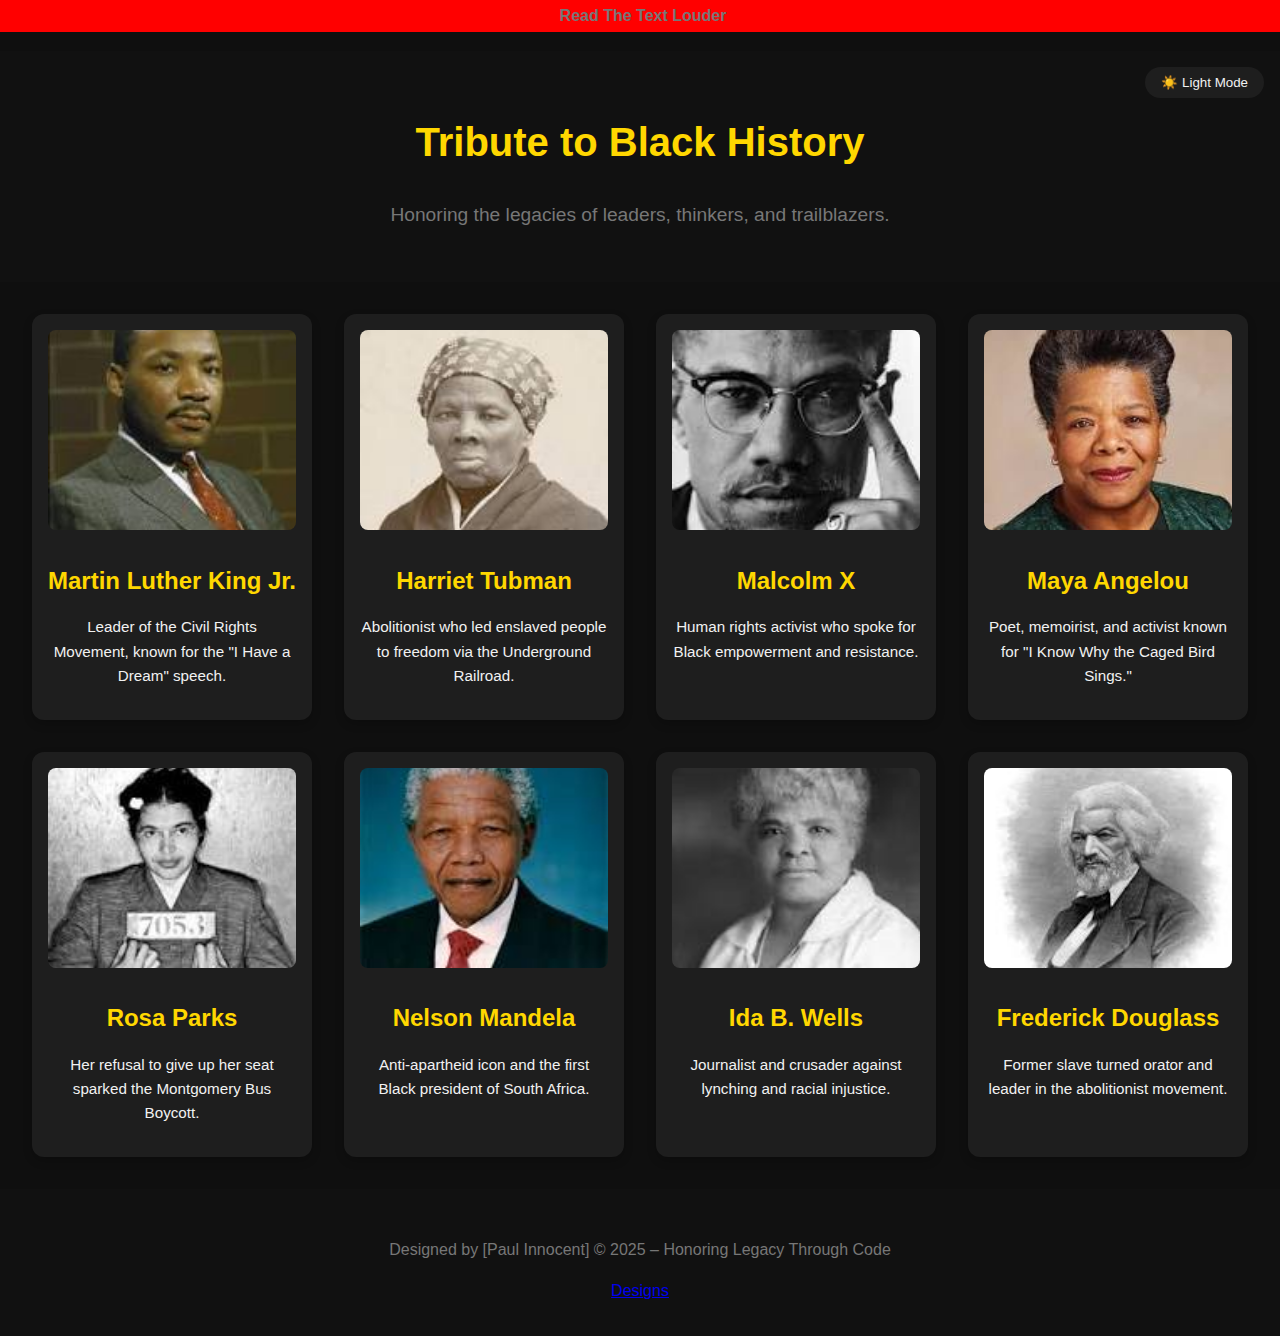
<file: index.html>
<!DOCTYPE html>
<html lang="en">
<head>
  <meta charset="UTF-8" />
  <meta name="viewport" content="width=device-width, initial-scale=1.0"/>
  <title>Black History Tribute</title>
  <style>
    :root {
      --bg-color: #0f0f0f;
      --text-color: #f1f1f1;
      --card-bg: #1e1e1e;
      --header-bg: #111;
      --footer-color: #777;
      --highlight: #ffd700;
    }

    body.light {
      --bg-color: #ffffff;
      --text-color: #111;
      --card-bg: #f3f3f3;
      --header-bg: #f0f0f0;
      --footer-color: #333;
      --highlight: #cc9900;
    }

    body {
      margin: 0;
      font-family: 'Segoe UI', sans-serif;
      background: var(--bg-color);
      color: var(--text-color);
      line-height: 1.6;
      transition: all 0.3s ease;
    }

    header {
      background: var(--header-bg);
      padding: 2rem;
      text-align: center;
      position: relative;
    
    }

    header h1 {
      font-size: 2.5rem;
      color: var(--highlight);
    }

    header p {
      color: var(--footer-color);
      font-size: 1.2rem;
    }

    .theme-toggle {
      position: absolute;
      top: 1rem;
      right: 1rem;
      padding: 0.5rem 1rem;
      border: none;
      border-radius: 20px;
      background-color: var(--card-bg);
      color: var(--text-color);
      cursor: pointer;
      transition: background 0.3s;
    }

    .container {
      display: grid;
      grid-template-columns: repeat(auto-fit, minmax(250px, 1fr));
      gap: 2rem;
      padding: 2rem;
    }

    .card {
      background: var(--card-bg);
      border-radius: 12px;
      padding: 1rem;
      box-shadow: 0 4px 10px rgba(0,0,0,0.2);
      transition: transform 0.3s, background 0.3s;
      text-align: center;
    }

    .card:hover {
      transform: translateY(-5px);
    }

    .card img {
      width: 100%;
      height: 200px;
      object-fit: cover;
      border-radius: 8px;
      margin-bottom: 1rem;
    }

    .card h2 {
      color: var(--highlight);
      margin: 0.5rem 0;
    }

    .card p {
      color: var(--text-color);
      font-size: 0.95rem;
    }

    footer {
      text-align: center;
      padding: 2rem;
      background: var(--header-bg);
      color: var(--footer-color);
    }

    .fade-in {
      opacity: 0;
      transform: translateY(20px);
      transition: opacity 0.8s ease-out, transform 0.8s ease-out;
    }

    .fade-in.visible {
      opacity: 1;
      transform: translateY(0);
    }

    #bbb{
      cursor: pointer;
      background-color: red;
      border-radius: 3px;
      padding: 3px;
      font-size: large;
      font-weight: bold;
    }
    .btn{
      background-color: red;
      color: #777;
      font-weight: bold;
      cursor: pointer;
      padding: 3px;
      text-align: center;
      
      width: 100%;
      margin-bottom: 1.2em;
      
    }
  </style>
</head>
<body>
  <div class="enleachPeaker">
    <div class="btn" title="click tart now">Read The Text Louder</div>
  <header>
    
    <button class="theme-toggle" onclick="toggleTheme()">🌙 Dark Mode</button>
    <h1>Tribute to Black History</h1>
    <p>Honoring the legacies of leaders, thinkers, and trailblazers.</p>
    
  </header>


  
  <main class="container">
    <!-- Repeat your tribute cards below -->

    <div class="card fade-in">
      <img src="[data-uri]" alt="Martin Luther King Jr.">
      <h2>Martin Luther King Jr.</h2>
      <p>Leader of the Civil Rights Movement, known for the "I Have a Dream" speech.</p>
    </div>

    <div class="card fade-in">
      <img src="[data-uri]" alt="Harriet Tubman">
      <h2>Harriet Tubman</h2>
      <p>Abolitionist who led enslaved people to freedom via the Underground Railroad.</p>
    </div>

    <div class="card fade-in">
      <img src="[data-uri]" alt="Malcolm X">
      <h2>Malcolm X</h2>
      <p>Human rights activist who spoke for Black empowerment and resistance.</p>
    </div>

    <div class="card fade-in">
      <img src="[data-uri]" alt="Maya Angelou">
      <h2>Maya Angelou</h2>
      <p>Poet, memoirist, and activist known for "I Know Why the Caged Bird Sings."</p>
    </div>

    <div class="card fade-in">
      <img src="[data-uri]" alt="Rosa Parks">
      <h2>Rosa Parks</h2>
      <p>Her refusal to give up her seat sparked the Montgomery Bus Boycott.</p>
    </div>

    <div class="card fade-in">
      <img src="[data-uri]" alt="Nelson Mandela">
      <h2>Nelson Mandela</h2>
      <p>Anti-apartheid icon and the first Black president of South Africa.</p>
    </div>

    <div class="card fade-in">
      <img src="[data-uri]" alt="Ida B. Wells">
      <h2>Ida B. Wells</h2>
      <p>Journalist and crusader against lynching and racial injustice.</p>
    </div>

    <div class="card fade-in">
      <img src="[data-uri]" alt="Frederick Douglass">
      <h2>Frederick Douglass</h2>
      <p>Former slave turned orator and leader in the abolitionist movement.</p>
    </div>

  </main>

  <footer>
    
    <p>Designed by [Paul Innocent] &copy; 2025 – Honoring Legacy Through Code</p>
    <a href="./scriling_animaton.html">Designs</a>
  </footer>
</div>
  <script>
     // Theme Toggle
 const body = document.body;
 const toggleBtn = document.querySelector('.theme-toggle');

 function setTheme(mode) {
   body.className = mode;
   localStorage.setItem('theme', mode);
   toggleBtn.textContent = mode === 'light' ? '🌙 Dark Mode' : '☀️ Light Mode';
 }

 function toggleTheme() {
   const newMode = body.classList.contains('light') ? 'dark' : 'light';
   setTheme(newMode);
 }

 // On page load
 window.addEventListener('DOMContentLoaded', () => {
   const savedTheme = localStorage.getItem('theme') || 'dark';
   setTheme(savedTheme);
 });

 // Fade-in effect
 const fadeInElements = document.querySelectorAll('.fade-in');
 const observer = new IntersectionObserver((entries) => {
   entries.forEach(entry => {
     if(entry.isIntersecting){
       entry.target.classList.add('visible');
     }
   });
 });
 fadeInElements.forEach(el => observer.observe(el));


 const enleachPeakerEl = document.querySelector(".enleachPeaker")
 const btnEl = document.querySelector(".btn")

 let speaking = () =>{
    let text = enleachPeakerEl.textContent.trim()
    if(!text)return;
    const voice = new SpeechSynthesisUtterance(text)
    window.speechSynthesis.speak(voice)
    
  }
  btnEl.addEventListener("click",speaking)

  </script>

</body>
</html>
</file>
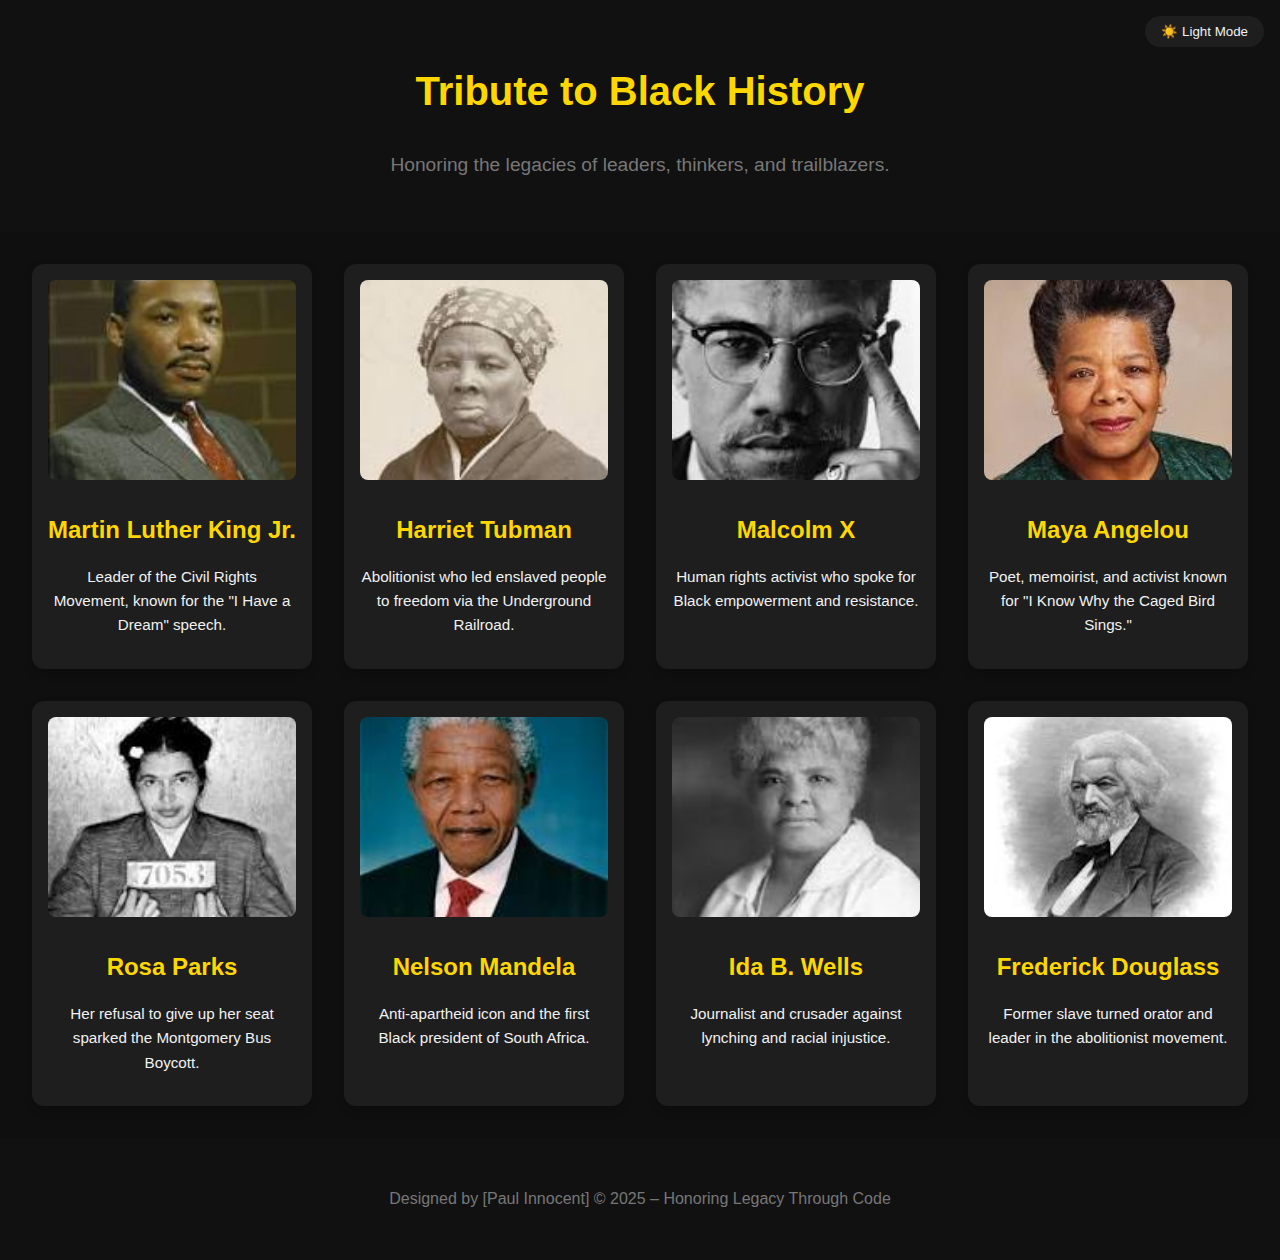
<file: About.html>
<!DOCTYPE html>
<html lang="en">
<head>
  <meta charset="UTF-8" />
  <meta name="viewport" content="width=device-width, initial-scale=1.0"/>
  <title>Black History Tribute</title>
  <style>
    :root {
      --bg-color: #0f0f0f;
      --text-color: #f1f1f1;
      --card-bg: #1e1e1e;
      --header-bg: #111;
      --footer-color: #777;
      --highlight: #ffd700;
    }

    body.light {
      --bg-color: #ffffff;
      --text-color: #111;
      --card-bg: #f3f3f3;
      --header-bg: #f0f0f0;
      --footer-color: #333;
      --highlight: #cc9900;
    }

    body {
      margin: 0;
      font-family: 'Segoe UI', sans-serif;
      background: var(--bg-color);
      color: var(--text-color);
      line-height: 1.6;
      transition: all 0.3s ease;
    }

    header {
      background: var(--header-bg);
      padding: 2rem;
      text-align: center;
      position: relative;
    }

    header h1 {
      font-size: 2.5rem;
      color: var(--highlight);
    }

    header p {
      color: var(--footer-color);
      font-size: 1.2rem;
    }

    .theme-toggle {
      position: absolute;
      top: 1rem;
      right: 1rem;
      padding: 0.5rem 1rem;
      border: none;
      border-radius: 20px;
      background-color: var(--card-bg);
      color: var(--text-color);
      cursor: pointer;
      transition: background 0.3s;
    }

    .container {
      display: grid;
      grid-template-columns: repeat(auto-fit, minmax(250px, 1fr));
      gap: 2rem;
      padding: 2rem;
    }

    .card {
      background: var(--card-bg);
      border-radius: 12px;
      padding: 1rem;
      box-shadow: 0 4px 10px rgba(0,0,0,0.2);
      transition: transform 0.3s, background 0.3s;
      text-align: center;
    }

    .card:hover {
      transform: translateY(-5px);
    }

    .card img {
      width: 100%;
      height: 200px;
      object-fit: cover;
      border-radius: 8px;
      margin-bottom: 1rem;
    }

    .card h2 {
      color: var(--highlight);
      margin: 0.5rem 0;
    }

    .card p {
      color: var(--text-color);
      font-size: 0.95rem;
    }

    footer {
      text-align: center;
      padding: 2rem;
      background: var(--header-bg);
      color: var(--footer-color);
    }

    .fade-in {
      opacity: 0;
      transform: translateY(20px);
      transition: opacity 0.8s ease-out, transform 0.8s ease-out;
    }

    .fade-in.visible {
      opacity: 1;
      transform: translateY(0);
    }
  </style>
</head>
<body>

  <header>
    <button class="theme-toggle" onclick="toggleTheme()">🌙 Dark Mode</button>
    <h1>Tribute to Black History</h1>
    <p>Honoring the legacies of leaders, thinkers, and trailblazers.</p>
  </header>

  <main class="container">
    <!-- Repeat your tribute cards below -->

    <div class="card fade-in">
      <img src="[data-uri]" alt="Martin Luther King Jr.">
      <h2>Martin Luther King Jr.</h2>
      <p>Leader of the Civil Rights Movement, known for the "I Have a Dream" speech.</p>
    </div>

    <div class="card fade-in">
      <img src="[data-uri]" alt="Harriet Tubman">
      <h2>Harriet Tubman</h2>
      <p>Abolitionist who led enslaved people to freedom via the Underground Railroad.</p>
    </div>

    <div class="card fade-in">
      <img src="[data-uri]" alt="Malcolm X">
      <h2>Malcolm X</h2>
      <p>Human rights activist who spoke for Black empowerment and resistance.</p>
    </div>

    <div class="card fade-in">
      <img src="[data-uri]" alt="Maya Angelou">
      <h2>Maya Angelou</h2>
      <p>Poet, memoirist, and activist known for "I Know Why the Caged Bird Sings."</p>
    </div>

    <div class="card fade-in">
      <img src="[data-uri]" alt="Rosa Parks">
      <h2>Rosa Parks</h2>
      <p>Her refusal to give up her seat sparked the Montgomery Bus Boycott.</p>
    </div>

    <div class="card fade-in">
      <img src="[data-uri]" alt="Nelson Mandela">
      <h2>Nelson Mandela</h2>
      <p>Anti-apartheid icon and the first Black president of South Africa.</p>
    </div>

    <div class="card fade-in">
      <img src="[data-uri]" alt="Ida B. Wells">
      <h2>Ida B. Wells</h2>
      <p>Journalist and crusader against lynching and racial injustice.</p>
    </div>

    <div class="card fade-in">
      <img src="[data-uri]" alt="Frederick Douglass">
      <h2>Frederick Douglass</h2>
      <p>Former slave turned orator and leader in the abolitionist movement.</p>
    </div>

  </main>

  <footer>
    <p>Designed by [Paul Innocent] &copy; 2025 – Honoring Legacy Through Code</p>
  </footer>

  <script>
    // Theme Toggle
    const body = document.body;
    const toggleBtn = document.querySelector('.theme-toggle');

    function setTheme(mode) {
      body.className = mode;
      localStorage.setItem('theme', mode);
      toggleBtn.textContent = mode === 'light' ? '🌙 Dark Mode' : '☀️ Light Mode';
    }

    function toggleTheme() {
      const newMode = body.classList.contains('light') ? 'dark' : 'light';
      setTheme(newMode);
    }

    // On page load
    window.addEventListener('DOMContentLoaded', () => {
      const savedTheme = localStorage.getItem('theme') || 'dark';
      setTheme(savedTheme);
    });

    // Fade-in effect
    const fadeInElements = document.querySelectorAll('.fade-in');
    const observer = new IntersectionObserver((entries) => {
      entries.forEach(entry => {
        if(entry.isIntersecting){
          entry.target.classList.add('visible');
        }
      });
    });
    fadeInElements.forEach(el => observer.observe(el));
  </script>

</body>
</html>
</file>
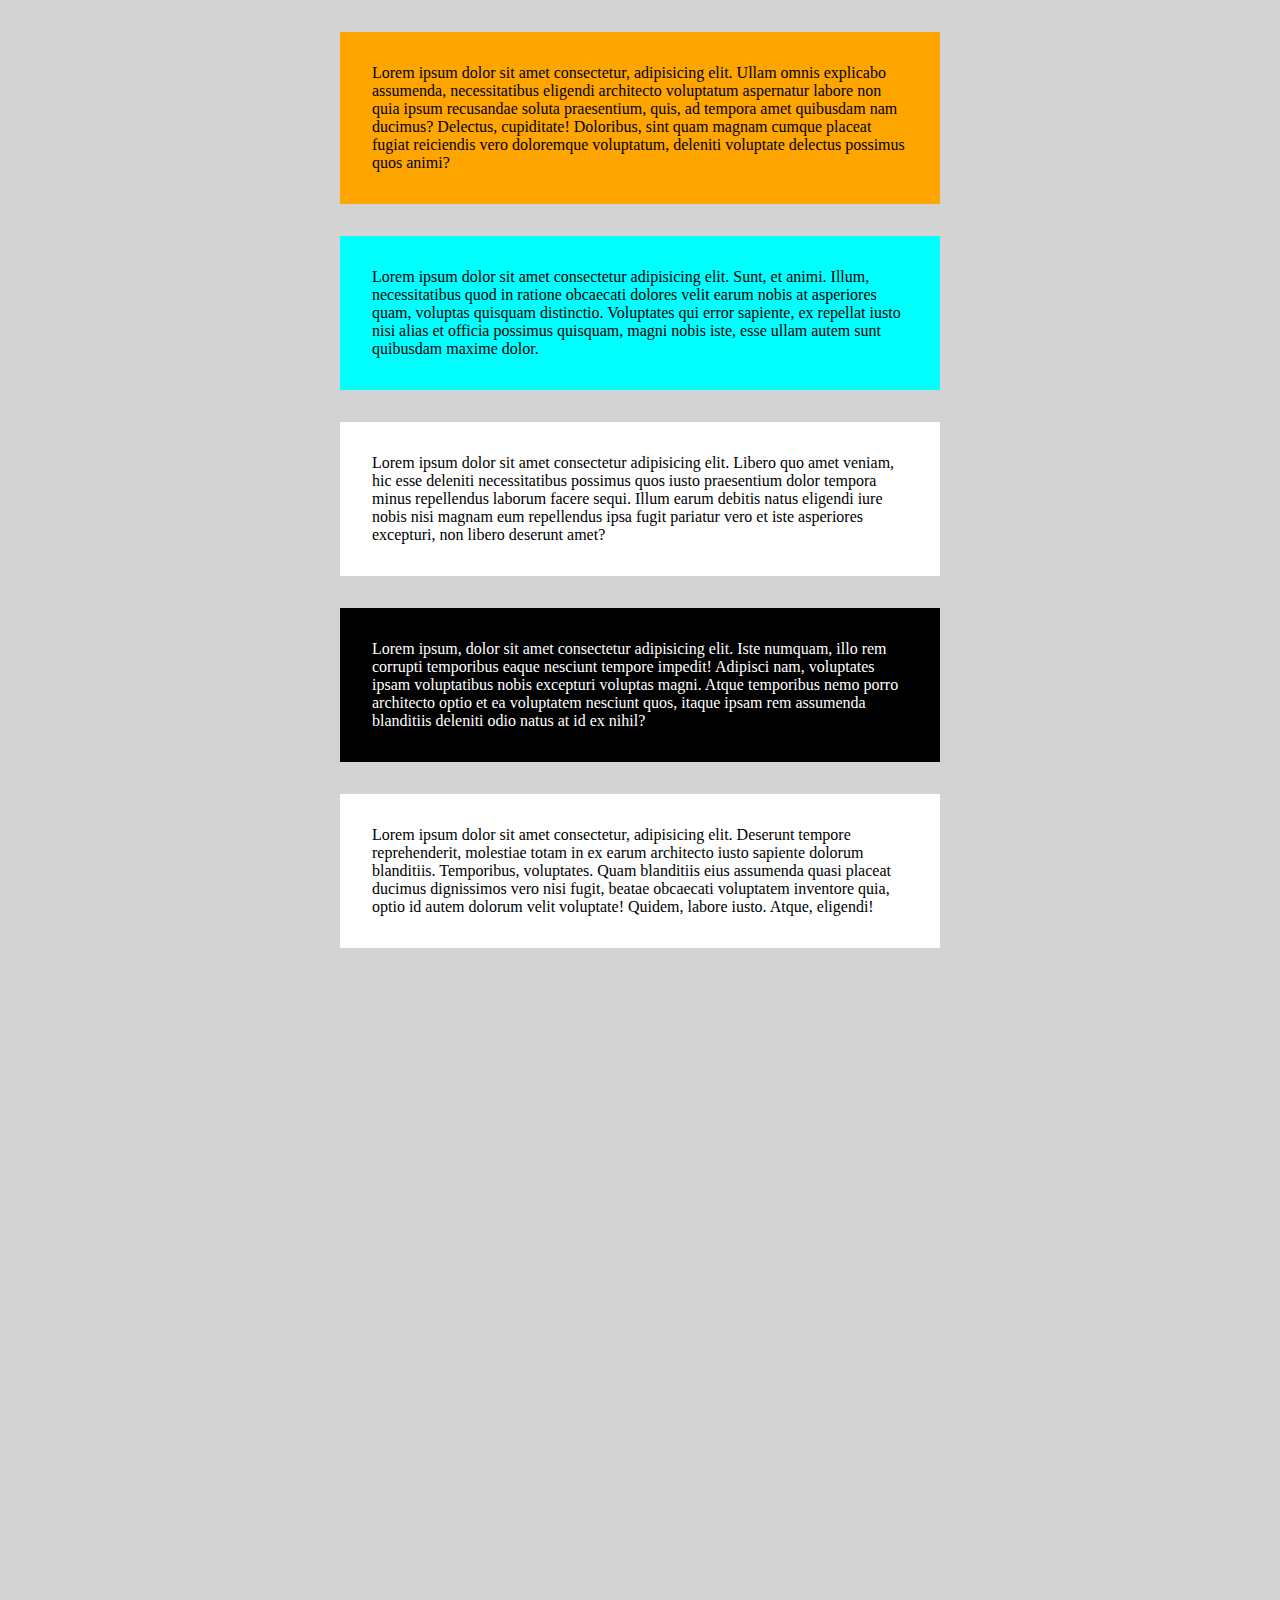
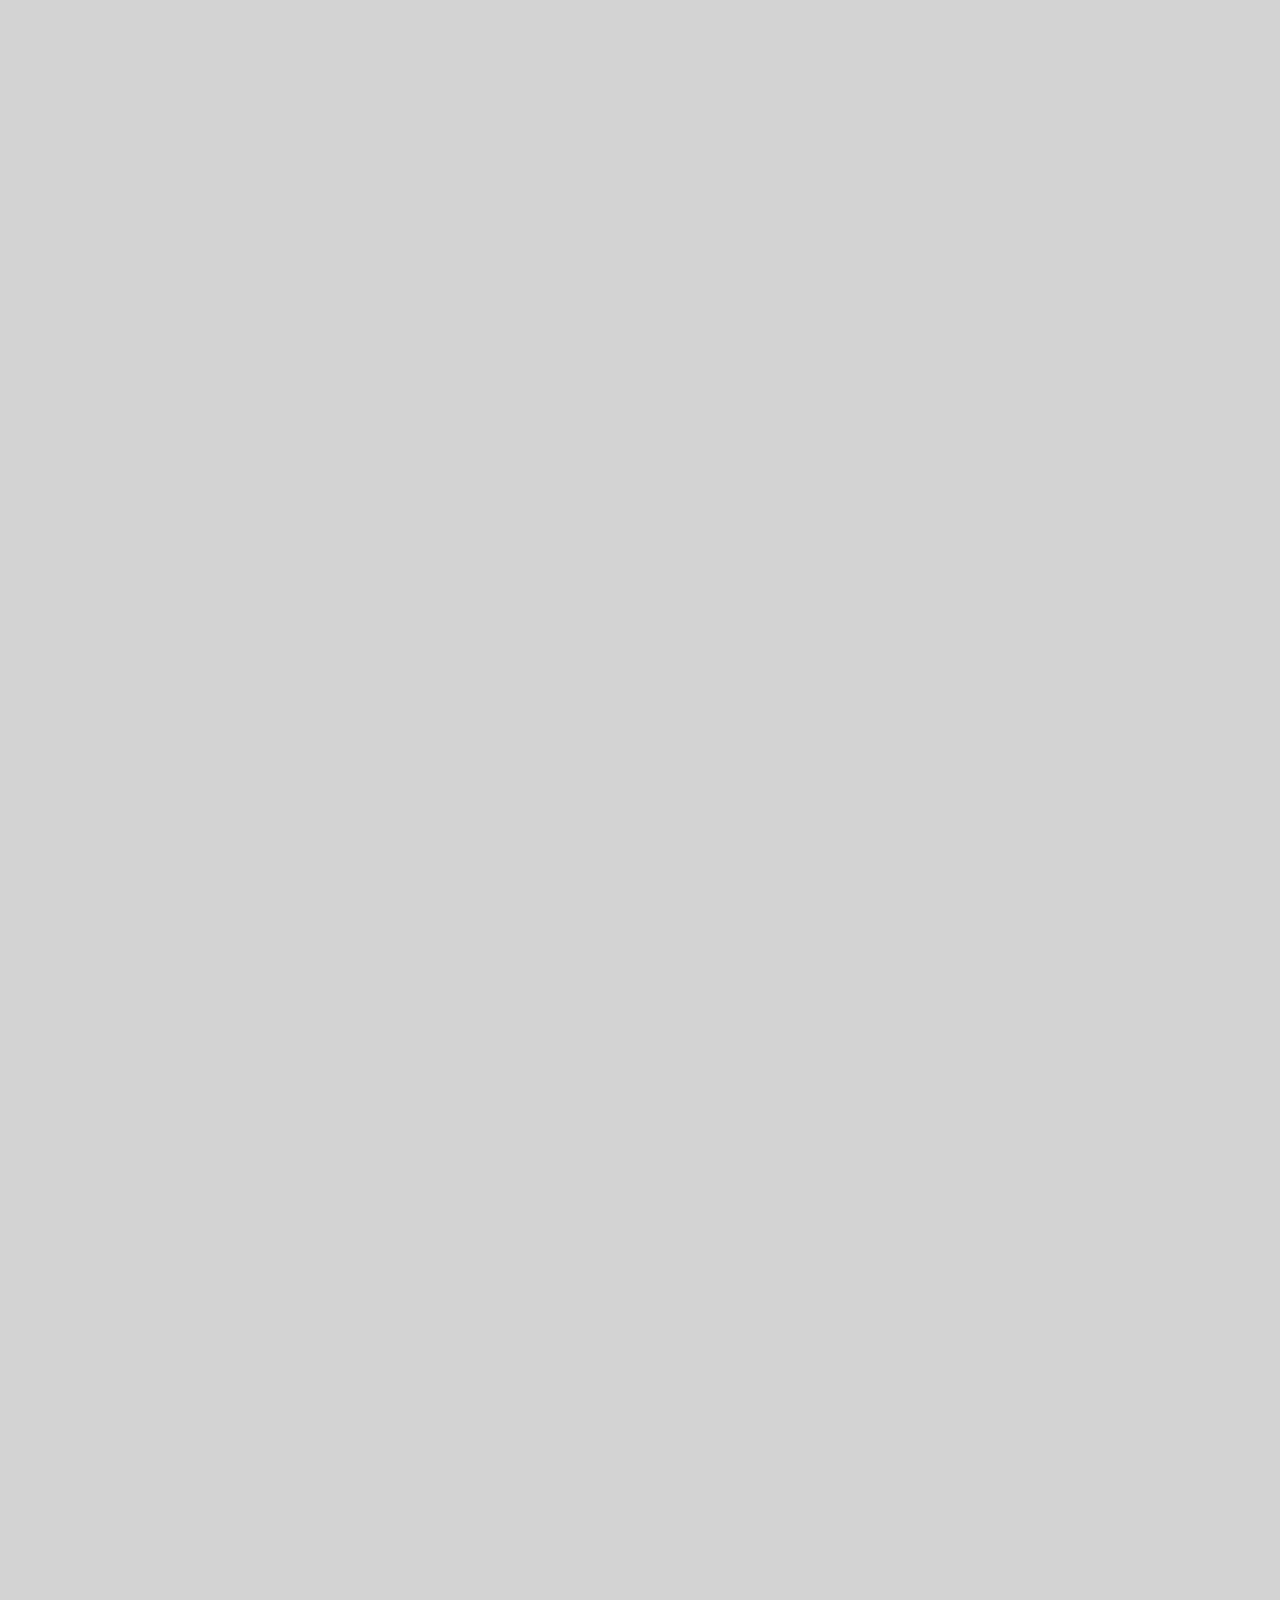
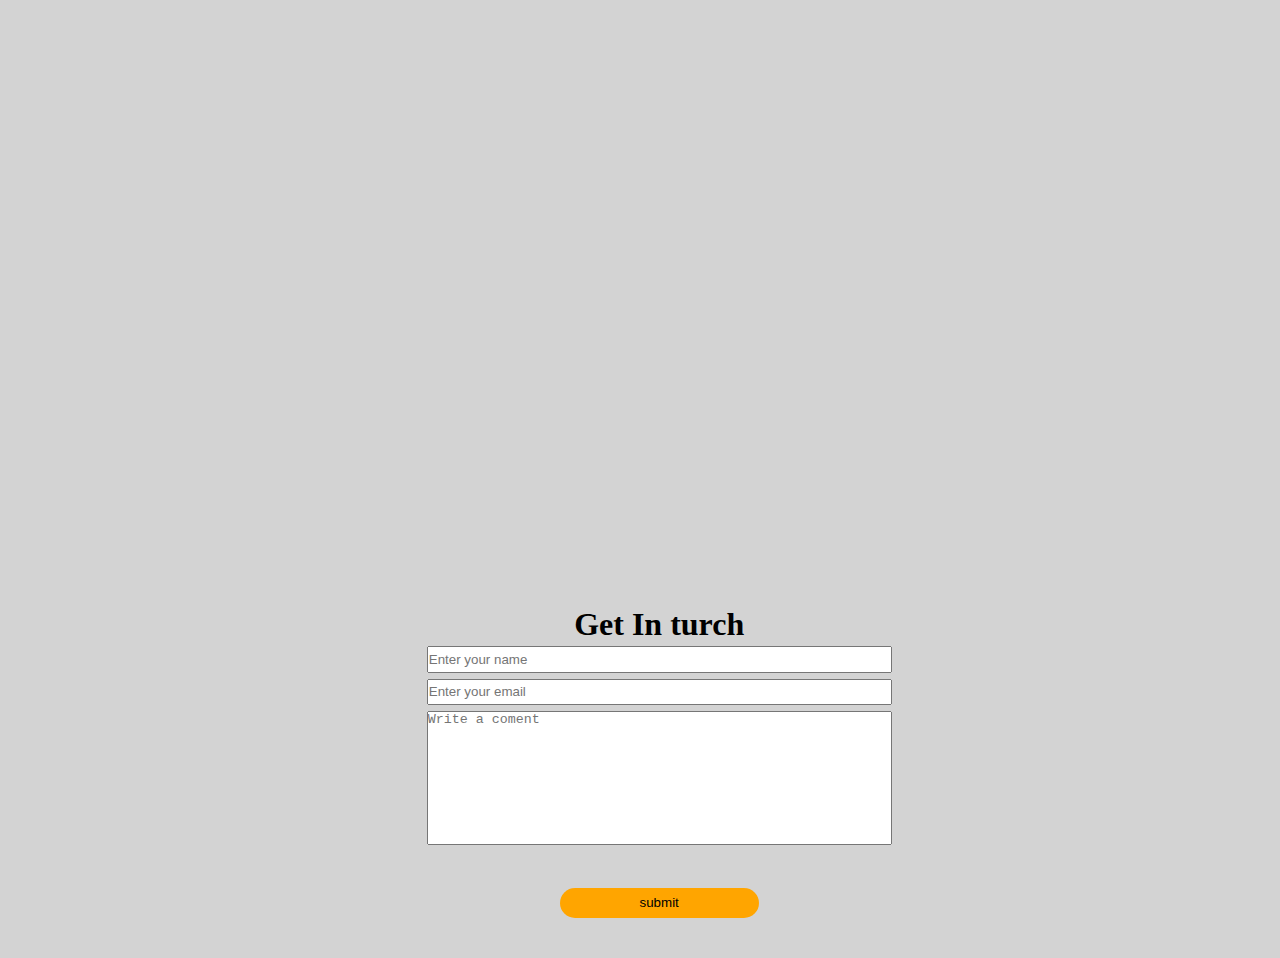
<file: scriling_animaton.html>
<!DOCTYPE html>
<html lang="en">
<head>
    <meta charset="UTF-8">
    <meta name="viewport" content="width=device-width, initial-scale=1.0">
    <title>Document</title>
    <style>
        *{
            margin: 0;
            padding: 0;
            box-sizing: border-box;
        }
        body{
            background-color: lightgray;
            height: 100vh;
             display: flex;
            justify-content: center;
            /* align-items: center;  */
            scroll-behavior: smooth;
            z-index: 1;
        }
        .container{
            margin-top: 20%;
            display: flex;
            flex-direction: column;
            justify-content: center;
            align-items: center;
            justify-content: center;
            flex-wrap: wrap;
            box-shadow: 0 20px 40px orangered;
            margin: 2em;
        }
        .box{
            max-width: 600px;
            max-height: 500px;
            margin: 2em;
            padding: 2em;
            background-color: white;
            
        }
        .box:first-child{
            background-color: orange;
        }
        .box:nth-child(10){
            background-color: orangered;
        }
        .box:nth-child(12){
            background-color: rgb(0, 255, 174);
        }
        .box:nth-child(14){
            background-color: darkorange;
        }
        .box:nth-child(16){
            background-color: saddlebrown;
        }
        .box:nth-child(18){
            background-color: indigo;
            color: lightgray;
        }
        .box:nth-child(20){
            background-color: orange;
        }
        .box:nth-child(2){
            background-color: aqua;
        }
        .box:nth-child(4){
            background-color: black;
            color: white;
        }
        .box:nth-child(6){
            background-color: rgb(7, 252, 7);
        }
        .box:nth-child(8){
            background-color: orchid;
        }
        .forms{
            display: flex;
            flex-direction: column;
            justify-content: center;
            align-items: center;
            width: 100%;
            margin: 1.2em;

        }

       
        .inputText{
            width: 70%;
            margin: 3px;
            height: 2em;
            text-emphasis: 7pc;
            animation: slidergg 1s linear forwards;
        }
        #textarea{
            resize: none;
            height: 10em;
        }

        .fad-in {
  /* start hidden or in your base state */
    opacity: 0;
    transform: translateX(0);
    }

/* this is the “trigger” class we’ll add */
    .fad-in.animate {
     opacity: 1;
     animation: slider 1s linear forwards;
        }

    @keyframes slider {
        0% {
            transform: translateY(-100%);
        }
         100% {
         transform: translateY(0);
         }
    }

    button{
        width: 30%;
        height: 30px;
        background-color: orange;
        cursor: pointer;
        border: none;
        border-radius: 3pc;
        margin: 3em;
    }

   
    </style>
</head>
<body>
    <div class="containner">
        <div class="box fad-in">Lorem ipsum dolor sit amet consectetur, adipisicing elit. Ullam omnis explicabo assumenda, necessitatibus eligendi architecto voluptatum aspernatur labore non quia ipsum recusandae soluta praesentium, quis, ad tempora amet quibusdam nam ducimus? Delectus, cupiditate! Doloribus, sint quam magnam cumque placeat fugiat reiciendis vero doloremque voluptatum, deleniti voluptate delectus possimus quos animi?</div>
        <div class="box fad-in">Lorem ipsum dolor sit amet consectetur adipisicing elit. Sunt, et animi. Illum, necessitatibus quod in ratione obcaecati dolores velit earum nobis at asperiores quam, voluptas quisquam distinctio. Voluptates qui error sapiente, ex repellat iusto nisi alias et officia possimus quisquam, magni nobis iste, esse ullam autem sunt quibusdam maxime dolor.</div>
        <div class="box fad-in">Lorem ipsum dolor sit amet consectetur adipisicing elit. Libero quo amet veniam, hic esse deleniti necessitatibus possimus quos iusto praesentium dolor tempora minus repellendus laborum facere sequi. Illum earum debitis natus eligendi iure nobis nisi magnam eum repellendus ipsa fugit pariatur vero et iste asperiores excepturi, non libero deserunt amet?</div>
        <div class="box fad-in">Lorem ipsum, dolor sit amet consectetur adipisicing elit. Iste numquam, illo rem corrupti temporibus eaque nesciunt tempore impedit! Adipisci nam, voluptates ipsam voluptatibus nobis excepturi voluptas magni. Atque temporibus nemo porro architecto optio et ea voluptatem nesciunt quos, itaque ipsam rem assumenda blanditiis deleniti odio natus at id ex nihil?</div>
        <div class="box fad-in">Lorem ipsum dolor sit amet consectetur, adipisicing elit. Deserunt tempore reprehenderit, molestiae totam in ex earum architecto iusto sapiente dolorum blanditiis. Temporibus, voluptates. Quam blanditiis eius assumenda quasi placeat ducimus dignissimos vero nisi fugit, beatae obcaecati voluptatem inventore quia, optio id autem dolorum velit voluptate! Quidem, labore iusto. Atque, eligendi!</div>
        <div class="box fad-in">Lorem, ipsum dolor sit amet consectetur adipisicing elit. Saepe, eum odio repellat, consequatur beatae dignissimos rem dolor molestias iste voluptatem suscipit ex veritatis maiores sequi! Laudantium iure rerum, maiores ratione voluptatum odio iste accusantium blanditiis totam assumenda quae amet dolorem. Quos est doloremque blanditiis, unde optio voluptatem magnam rem eius!</div>
        <div class="box fad-in">Lorem ipsum, dolor sit amet consectetur adipisicing elit. Suscipit facere amet magni veniam, sit culpa sint eaque ducimus quas nam dolor ex, tenetur quod vitae velit delectus magnam? Quidem, officia quam aut optio autem veritatis consequuntur est aperiam blanditiis dicta iusto illum tempore hic eius magnam magni aliquid iste rem!</div>
        <div class="box fad-in">Lorem ipsum, dolor sit amet consectetur adipisicing elit. Tenetur, sapiente laborum. Animi, perferendis perspiciatis. Odit, delectus iure distinctio quod tenetur commodi quaerat magnam adipisci nostrum impedit totam nihil laborum reprehenderit et quis repellendus architecto expedita sint accusantium amet inventore ex placeat aut? Officiis eius perferendis ut! Maiores porro minima laudantium.</div>
        <div class="box fad-in">Lorem ipsum dolor sit amet consectetur, adipisicing elit. Ullam omnis explicabo assumenda, necessitatibus eligendi architecto voluptatum aspernatur labore non quia ipsum recusandae soluta praesentium, quis, ad tempora amet quibusdam nam ducimus? Delectus, cupiditate! Doloribus, sint quam magnam cumque placeat fugiat reiciendis vero doloremque voluptatum, deleniti voluptate delectus possimus quos animi?</div>
        <div class="box fad-in">Lorem ipsum dolor sit amet consectetur adipisicing elit. Sunt, et animi. Illum, necessitatibus quod in ratione obcaecati dolores velit earum nobis at asperiores quam, voluptas quisquam distinctio. Voluptates qui error sapiente, ex repellat iusto nisi alias et officia possimus quisquam, magni nobis iste, esse ullam autem sunt quibusdam maxime dolor.</div>
        <div class="box fad-in">Lorem ipsum dolor sit amet consectetur adipisicing elit. Libero quo amet veniam, hic esse deleniti necessitatibus possimus quos iusto praesentium dolor tempora minus repellendus laborum facere sequi. Illum earum debitis natus eligendi iure nobis nisi magnam eum repellendus ipsa fugit pariatur vero et iste asperiores excepturi, non libero deserunt amet?</div>
        <div class="box fad-in">Lorem ipsum, dolor sit amet consectetur adipisicing elit. Iste numquam, illo rem corrupti temporibus eaque nesciunt tempore impedit! Adipisci nam, voluptates ipsam voluptatibus nobis excepturi voluptas magni. Atque temporibus nemo porro architecto optio et ea voluptatem nesciunt quos, itaque ipsam rem assumenda blanditiis deleniti odio natus at id ex nihil?</div>
        <div class="box fad-in">Lorem ipsum dolor sit amet consectetur, adipisicing elit. Deserunt tempore reprehenderit, molestiae totam in ex earum architecto iusto sapiente dolorum blanditiis. Temporibus, voluptates. Quam blanditiis eius assumenda quasi placeat ducimus dignissimos vero nisi fugit, beatae obcaecati voluptatem inventore quia, optio id autem dolorum velit voluptate! Quidem, labore iusto. Atque, eligendi!</div>
        <div class="box fad-in">Lorem, ipsum dolor sit amet consectetur adipisicing elit. Saepe, eum odio repellat, consequatur beatae dignissimos rem dolor molestias iste voluptatem suscipit ex veritatis maiores sequi! Laudantium iure rerum, maiores ratione voluptatum odio iste accusantium blanditiis totam assumenda quae amet dolorem. Quos est doloremque blanditiis, unde optio voluptatem magnam rem eius!</div>
        <div class="box fad-in">Lorem ipsum dolor sit amet consectetur, adipisicing elit. Ullam omnis explicabo assumenda, necessitatibus eligendi architecto voluptatum aspernatur labore non quia ipsum recusandae soluta praesentium, quis, ad tempora amet quibusdam nam ducimus? Delectus, cupiditate! Doloribus, sint quam magnam cumque placeat fugiat reiciendis vero doloremque voluptatum, deleniti voluptate delectus possimus quos animi?</div>
        <div class="box fad-in">Lorem ipsum dolor sit amet consectetur adipisicing elit. Sunt, et animi. Illum, necessitatibus quod in ratione obcaecati dolores velit earum nobis at asperiores quam, voluptas quisquam distinctio. Voluptates qui error sapiente, ex repellat iusto nisi alias et officia possimus quisquam, magni nobis iste, esse ullam autem sunt quibusdam maxime dolor.</div>
        <div class="box fad-in">Lorem ipsum dolor sit amet consectetur adipisicing elit. Libero quo amet veniam, hic esse deleniti necessitatibus possimus quos iusto praesentium dolor tempora minus repellendus laborum facere sequi. Illum earum debitis natus eligendi iure nobis nisi magnam eum repellendus ipsa fugit pariatur vero et iste asperiores excepturi, non libero deserunt amet?</div>
        <div class="box fad-in">Lorem ipsum, dolor sit amet consectetur adipisicing elit. Iste numquam, illo rem corrupti temporibus eaque nesciunt tempore impedit! Adipisci nam, voluptates ipsam voluptatibus nobis excepturi voluptas magni. Atque temporibus nemo porro architecto optio et ea voluptatem nesciunt quos, itaque ipsam rem assumenda blanditiis deleniti odio natus at id ex nihil?</div>
        <div class="box fad-in">Lorem ipsum dolor sit amet consectetur, adipisicing elit. Deserunt tempore reprehenderit, molestiae totam in ex earum architecto iusto sapiente dolorum blanditiis. Temporibus, voluptates. Quam blanditiis eius assumenda quasi placeat ducimus dignissimos vero nisi fugit, beatae obcaecati voluptatem inventore quia, optio id autem dolorum velit voluptate! Quidem, labore iusto. Atque, eligendi!</div>
        <div class="box fad-in">Lorem, ipsum dolor sit amet consectetur adipisicing elit. Saepe, eum odio repellat, consequatur beatae dignissimos rem dolor molestias iste voluptatem suscipit ex veritatis maiores sequi! Laudantium iure rerum, maiores ratione voluptatum odio iste accusantium blanditiis totam assumenda quae amet dolorem. Quos est doloremque blanditiis, unde optio voluptatem magnam rem eius!</div>


        <form action="/" class="forms" method="post">
            <h1>Get In turch</h1>
            <input type="name" class="inputText" placeholder="Enter your name" required>
            <input type="email" class="inputText" placeholder="Enter your email" required>
            <textarea  id="textarea" class="inputText" placeholder="Write a coment" ></textarea>
            <button>submit</button>
            <a href="./index.html"></a>
        </form>
    </div>

    <script>
        document.addEventListener('DOMContentLoaded', () => {
          const observer = new IntersectionObserver((entries) => {
            entries.forEach(entry => {
              if (entry.isIntersecting) {
                entry.target.classList.add('animate');
                // if you only want it to run once, you can unobserve here:
                // observer.unobserve(entry.target);
              } else {
                // remove to allow re-trigger on scroll back up
                entry.target.classList.remove('animate');
              }
            });
          }, {
            threshold: 0.1  // fire when 10% of the element is visible
          });
      
          document.querySelectorAll('.fad-in').forEach(el => {
            observer.observe(el);
          });
        });

       
      </script>
      
</body>
</html>
</file>
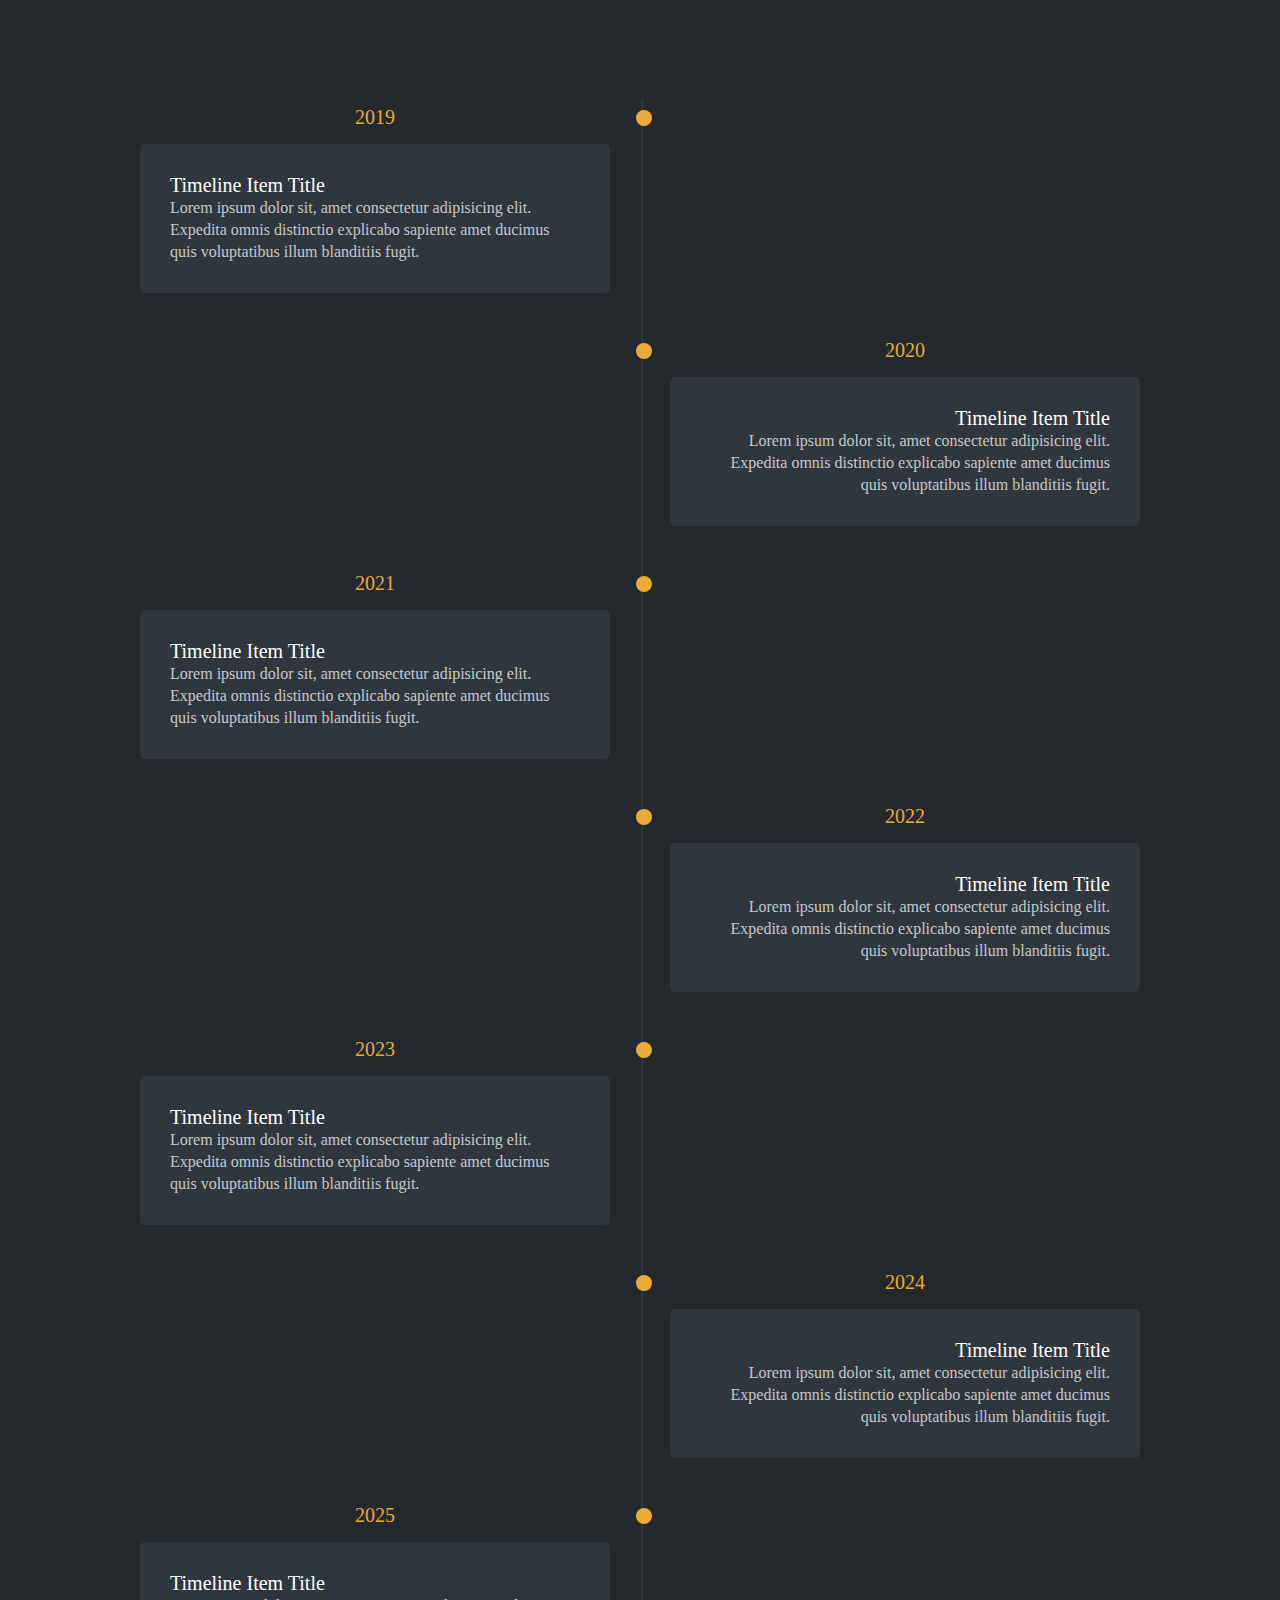
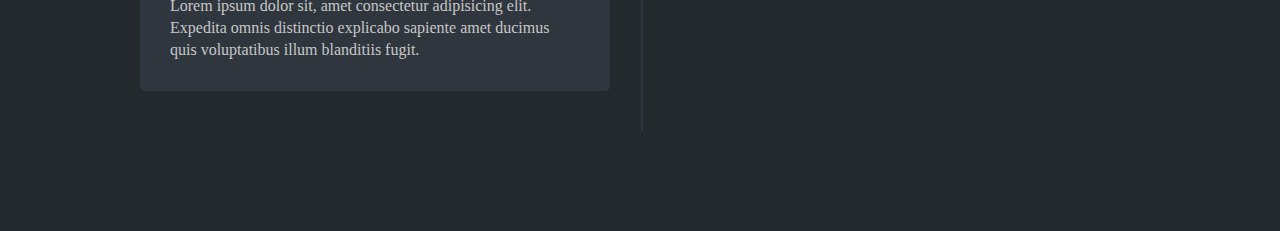
<file: Vatical_Time_Line.html>
<!DOCTYPE html>
<html lang="en">
<head>
    <meta charset="UTF-8">
    <meta name="viewport" content="width=device-width, initial-scale=1.0">
    <link rel="stylesheet" href="./vatical.css">
    <title>Document</title>
</head>
<body>          
    <section class="timeline-section">
        <div class="timelines-items">
            <div class="timelin-item">
                <div class="timeline-dot"></div>
                <div class="timeline-date">2019</div>
                <div class="timeline-content">
                    <h3>timeline item title</h3>
                    <p>Lorem ipsum dolor sit, amet consectetur adipisicing elit. Expedita omnis distinctio explicabo sapiente amet ducimus quis voluptatibus illum blanditiis fugit.</p>
                </div>
            </div>

            <div class="timelin-item">
                <div class="timeline-dot"></div>
                <div class="timeline-date">2020</div>
                <div class="timeline-content">
                    <h3>timeline item title</h3>
                    <p>Lorem ipsum dolor sit, amet consectetur adipisicing elit. Expedita omnis distinctio explicabo sapiente amet ducimus quis voluptatibus illum blanditiis fugit.</p>
                </div>
            </div>

            <div class="timelin-item">
                <div class="timeline-dot"></div>
                <div class="timeline-date">2021</div>
                <div class="timeline-content">
                    <h3>timeline item title</h3>
                    <p>Lorem ipsum dolor sit, amet consectetur adipisicing elit. Expedita omnis distinctio explicabo sapiente amet ducimus quis voluptatibus illum blanditiis fugit.</p>
                </div>
            </div>

            <div class="timelin-item">
                <div class="timeline-dot"></div>
                <div class="timeline-date">2022</div>
                <div class="timeline-content">
                    <h3>timeline item title</h3>
                    <p>Lorem ipsum dolor sit, amet consectetur adipisicing elit. Expedita omnis distinctio explicabo sapiente amet ducimus quis voluptatibus illum blanditiis fugit.</p>
                </div>
            </div>

            <div class="timelin-item">
                <div class="timeline-dot"></div>
                <div class="timeline-date">2023</div>
                <div class="timeline-content">
                    <h3>timeline item title</h3>
                    <p>Lorem ipsum dolor sit, amet consectetur adipisicing elit. Expedita omnis distinctio explicabo sapiente amet ducimus quis voluptatibus illum blanditiis fugit.</p>
                </div>
            </div>

            <div class="timelin-item">
                <div class="timeline-dot"></div>
                <div class="timeline-date">2024</div>
                <div class="timeline-content">
                    <h3>timeline item title</h3>
                    <p>Lorem ipsum dolor sit, amet consectetur adipisicing elit. Expedita omnis distinctio explicabo sapiente amet ducimus quis voluptatibus illum blanditiis fugit.</p>
                </div>
            </div>

            <div class="timelin-item">
                <div class="timeline-dot"></div>
                <div class="timeline-date">2025</div>
                <div class="timeline-content">
                    <h3>timeline item title</h3>
                    <p>Lorem ipsum dolor sit, amet consectetur adipisicing elit. Expedita omnis distinctio explicabo sapiente amet ducimus quis voluptatibus illum blanditiis fugit.</p>
                </div>
            </div>
        </div>
    </section>
</body>
</html>
</file>
<file: vatical.css>
*{
    margin: 0;
    padding: 0;
    box-sizing: border-box;
}
body{
    background-color: #24292d; 
}
.timeline-section{
    background-color: #24292d;
    min-height: 100vh;
    padding: 100px 15px;
}
.timelines-items{
    max-width: 1000px;
    margin: auto;
    display: flex;
    flex-wrap: wrap;
    position: relative;
}
.timelines-items::before{
    content: "";
    position: absolute;
    width: 2px;
    height: 100%;
    background-color: #2f363e;
    left: calc(50% + 1px);
}

.timelin-item{
    margin-bottom: 40px;
    position: relative;
}

.timelin-item:last-child{
    margin-top: 0;
}
.timelin-item:nth-child(odd){
    padding-right: calc(50% + 30px);
}
.timelin-item:nth-child(even){
    padding-left: calc(50% + 30px);
    text-align: right;
}

.timeline-dot{
    height: 16px;
    width: 16px;
    background-color: #eaaa33;
    position: absolute;
    left:calc( 50% - 4px);
    border-radius: 50%;
    top: 10px;
}

.timeline-date{
    font-size: 20px;
   color: #eaaa33;
    margin: 6px 0 15px;
    text-align: center;
  
}

.timeline-content{
    background-color: #2f363e;
    padding: 30px;
    border-radius: 5px;
}
.timeline-content h3{
    font-size: 20px;
    color: #ffffff;
    text-transform: capitalize;
    font-weight: 500;
}
.timeline-content p{
    color: #c8c8c8;
    font-size: 16px;
    font-weight: 300;
    line-height: 22px;
}

/* responsive  */
@media (max-width:767px) {
    .timelin-items::before{
        left: 7px;
    }
    .timelin-item:nth-child(odd){
        padding-right: 0;
        text-align: left;
    }
    .timelin-item:nth-child(odd),
    .timelin-item:nth-child(even){
        padding-left: 37px;
    }
    .timeline-dot{
        left: 0;
    }
}
</file>
